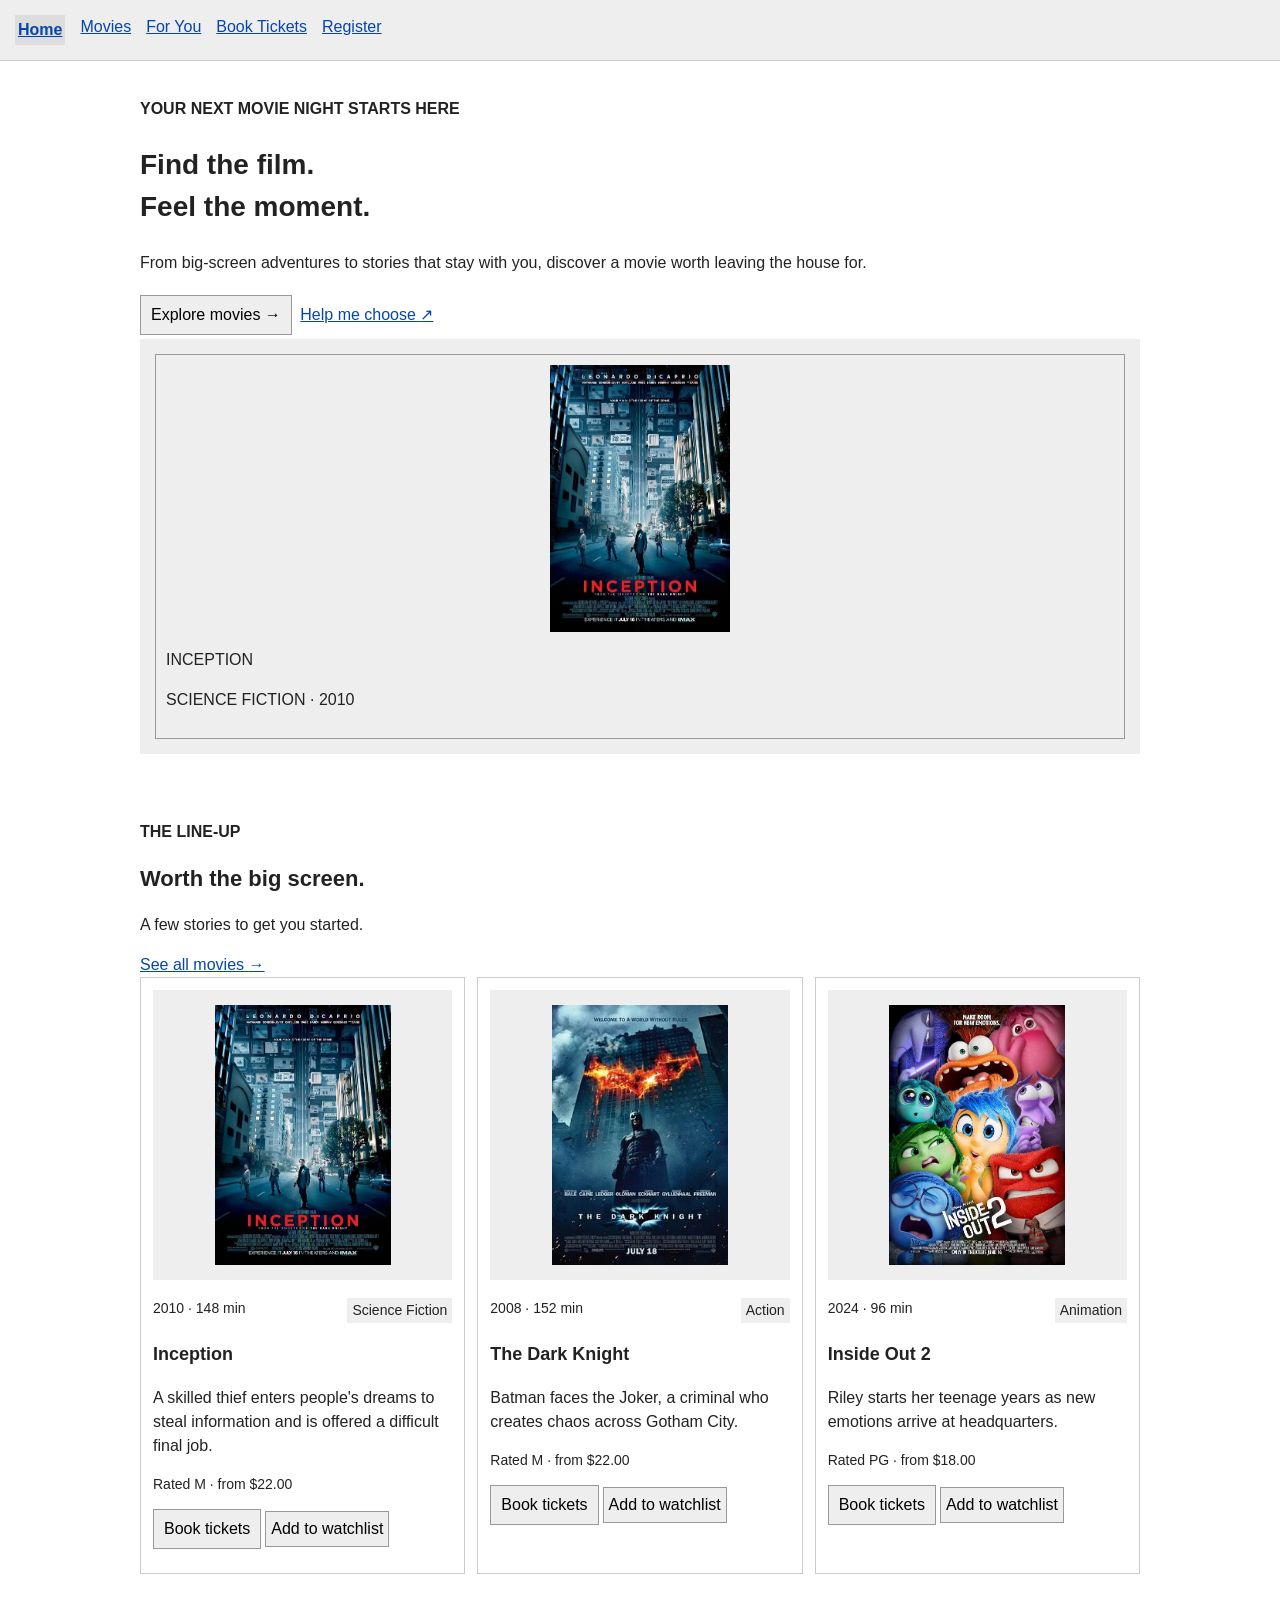
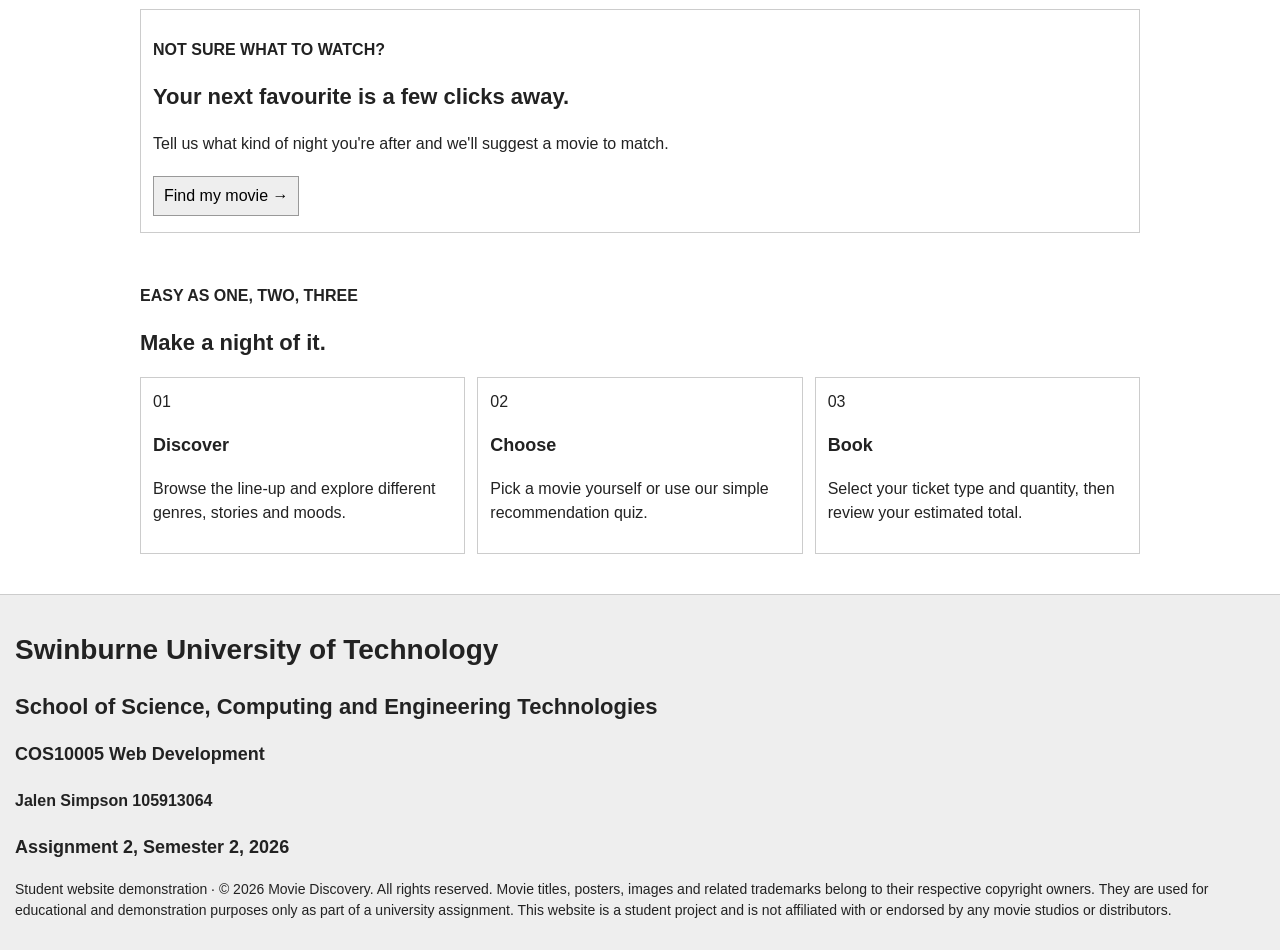
<file: index.html>
<!DOCTYPE html>
<html lang="en">
    <head>
        <meta charset="utf-8"/>
        <meta content="width=device-width, initial-scale=1.0" name="viewport"/>
        <meta content="Browse movies, get recommendations and plan a cinema visit." name="description"/>
        <title>
            Movie Website
        </title>
        <link href="css/style.css" rel="stylesheet"/>
        <script defer="" src="js/script.js">
        </script>
    </head>
    <body>
        <a class="skip-link" href="#main-content">
            Skip to main content
        </a>
        <header class="site-header">
            <button aria-controls="primary-nav" aria-expanded="false" class="menu-toggle" type="button">
                Menu
            </button>
            <nav aria-label="Main navigation" class="primary-nav" id="primary-nav">
                <a href="index.html">
                    Home
                </a>
                <a href="movies.html">
                    Movies
                </a>
                <a href="recommendations.html">
                    For You
                </a>
                <a href="booking.html">
                    Book Tickets
                </a>
                <a href="register.html">
                    Register
                </a>
            </nav>
        </header>
        <main id="main-content">
            <section class="hero">
                <div class="hero-content">
                    <p class="eyebrow">
                        <span class="eyebrow-line">
                        </span>
                        YOUR NEXT MOVIE NIGHT STARTS HERE
                    </p>
                    <h1>
                        Find the film.
                        <br/>
                        <span>
                            Feel the moment.
                        </span>
                    </h1>
                    <p class="hero-copy">
                        From big-screen adventures to stories that stay with you, discover a movie worth leaving the house for.
                    </p>
                    <div class="hero-actions">
                        <a class="button button-primary" href="movies.html">
                            Explore movies
                            <span aria-hidden="true">
                                &rarr;
                            </span>
                        </a>
                        <a class="text-link" href="recommendations.html">
                            Help me choose
                            <span aria-hidden="true">
                                &nearrow;
                            </span>
                        </a>
                    </div>
                    <div class="hero-proof">
                        <div aria-hidden="true" class="avatar-stack">
                            <span>
                                J
                            </span>
                            <span>
                                M
                            </span>
                            <span>
                                A
                            </span>
                        </div>
                        <p>
                            <strong>
                                One great night.
                            </strong>
                            <br/>
                            <span>
                                Endless stories to choose from.
                            </span>
                        </p>
                    </div>
                </div>
                <div aria-label="Featured movie artwork" class="hero-art">
                    <div class="orbit orbit-one">
                    </div>
                    <div class="orbit orbit-two">
                    </div>
                    <div class="hero-poster poster-cosmos">
                        <img alt="Movie poster for Inception" src="images/inception.jpg"/>
                        <p>
                            INCEPTION
                        </p>
                        <p>
                            SCIENCE FICTION &middot; 2010
                        </p>
                    </div>
                    <div class="floating-note note-top">
                        <span class="note-icon">
                            ✦
                        </span>
                        <span>
                            <strong>
                                Find your vibe
                            </strong>
                            <small>
                                Recommendations made simple
                            </small>
                        </span>
                    </div>
                    <div class="floating-note note-bottom">
                        <span class="rating-star">
                            &starf;
                        </span>
                        <span>
                            <strong>
                                Movie night, sorted
                            </strong>
                            <small>
                                Pick a film. We'll help with the rest.
                            </small>
                        </span>
                    </div>
                </div>
            </section>
            <section class="section section-featured">
                <div class="section-heading">
                    <div>
                        <p class="eyebrow">
                            THE LINE-UP
                        </p>
                        <h2>
                            Worth the big screen.
                        </h2>
                        <p class="muted">
                            A few stories to get you started.
                        </p>
                    </div>
                    <a class="text-link" href="movies.html">
                        See all movies
                        <span aria-hidden="true">
                            &rarr;
                        </span>
                    </a>
                </div>
                <div aria-live="polite" class="movie-grid" id="featured-movies">
                </div>
            </section>
            <section class="callout">
                <div>
                    <p class="eyebrow">
                        NOT SURE WHAT TO WATCH?
                    </p>
                    <h2>
                        Your next favourite is a few clicks away.
                    </h2>
                    <p>
                        Tell us what kind of night you're after and we'll suggest a movie to match.
                    </p>
                </div>
                <a class="button button-light" href="recommendations.html">
                    Find my movie
                    <span aria-hidden="true">
                        &rarr;
                    </span>
                </a>
            </section>
            <section class="section how-section">
                <div class="section-heading">
                    <div>
                        <p class="eyebrow">
                            EASY AS ONE, TWO, THREE
                        </p>
                        <h2>
                            Make a night of it.
                        </h2>
                    </div>
                </div>
                <div class="steps-grid">
                    <article class="step-card">
                        <span class="step-number">
                            01
                        </span>
                        <h3>
                            Discover
                        </h3>
                        <p>
                            Browse the line-up and explore different genres, stories and moods.
                        </p>
                    </article>
                    <article class="step-card">
                        <span class="step-number">
                            02
                        </span>
                        <h3>
                            Choose
                        </h3>
                        <p>
                            Pick a movie yourself or use our simple recommendation quiz.
                        </p>
                    </article>
                    <article class="step-card">
                        <span class="step-number">
                            03
                        </span>
                        <h3>
                            Book
                        </h3>
                        <p>
                            Select your ticket type and quantity, then review your estimated total.
                        </p>
                    </article>
                </div>
            </section>
        </main>
        <footer class="site-footer">
            <h1>Swinburne University of Technology</h1>
            <h2>School of Science, Computing and Engineering Technologies</h2>
            <h3>COS10005 Web Development</h3>
            <h4>Jalen Simpson 105913064</h4>
            <h3>Assignment 2, Semester 2, 2026</h3>
            <p class="footer-small">
                Student website demonstration &middot; © 2026 Movie Discovery. All rights reserved.
                Movie titles, posters, images and related trademarks belong to their respective copyright owners. They are used for educational and demonstration purposes only as part of a university assignment. This website is a student project and is not affiliated with or endorsed by any movie studios or distributors.
            </p>
        </footer>
    </body>
</html>
</file>
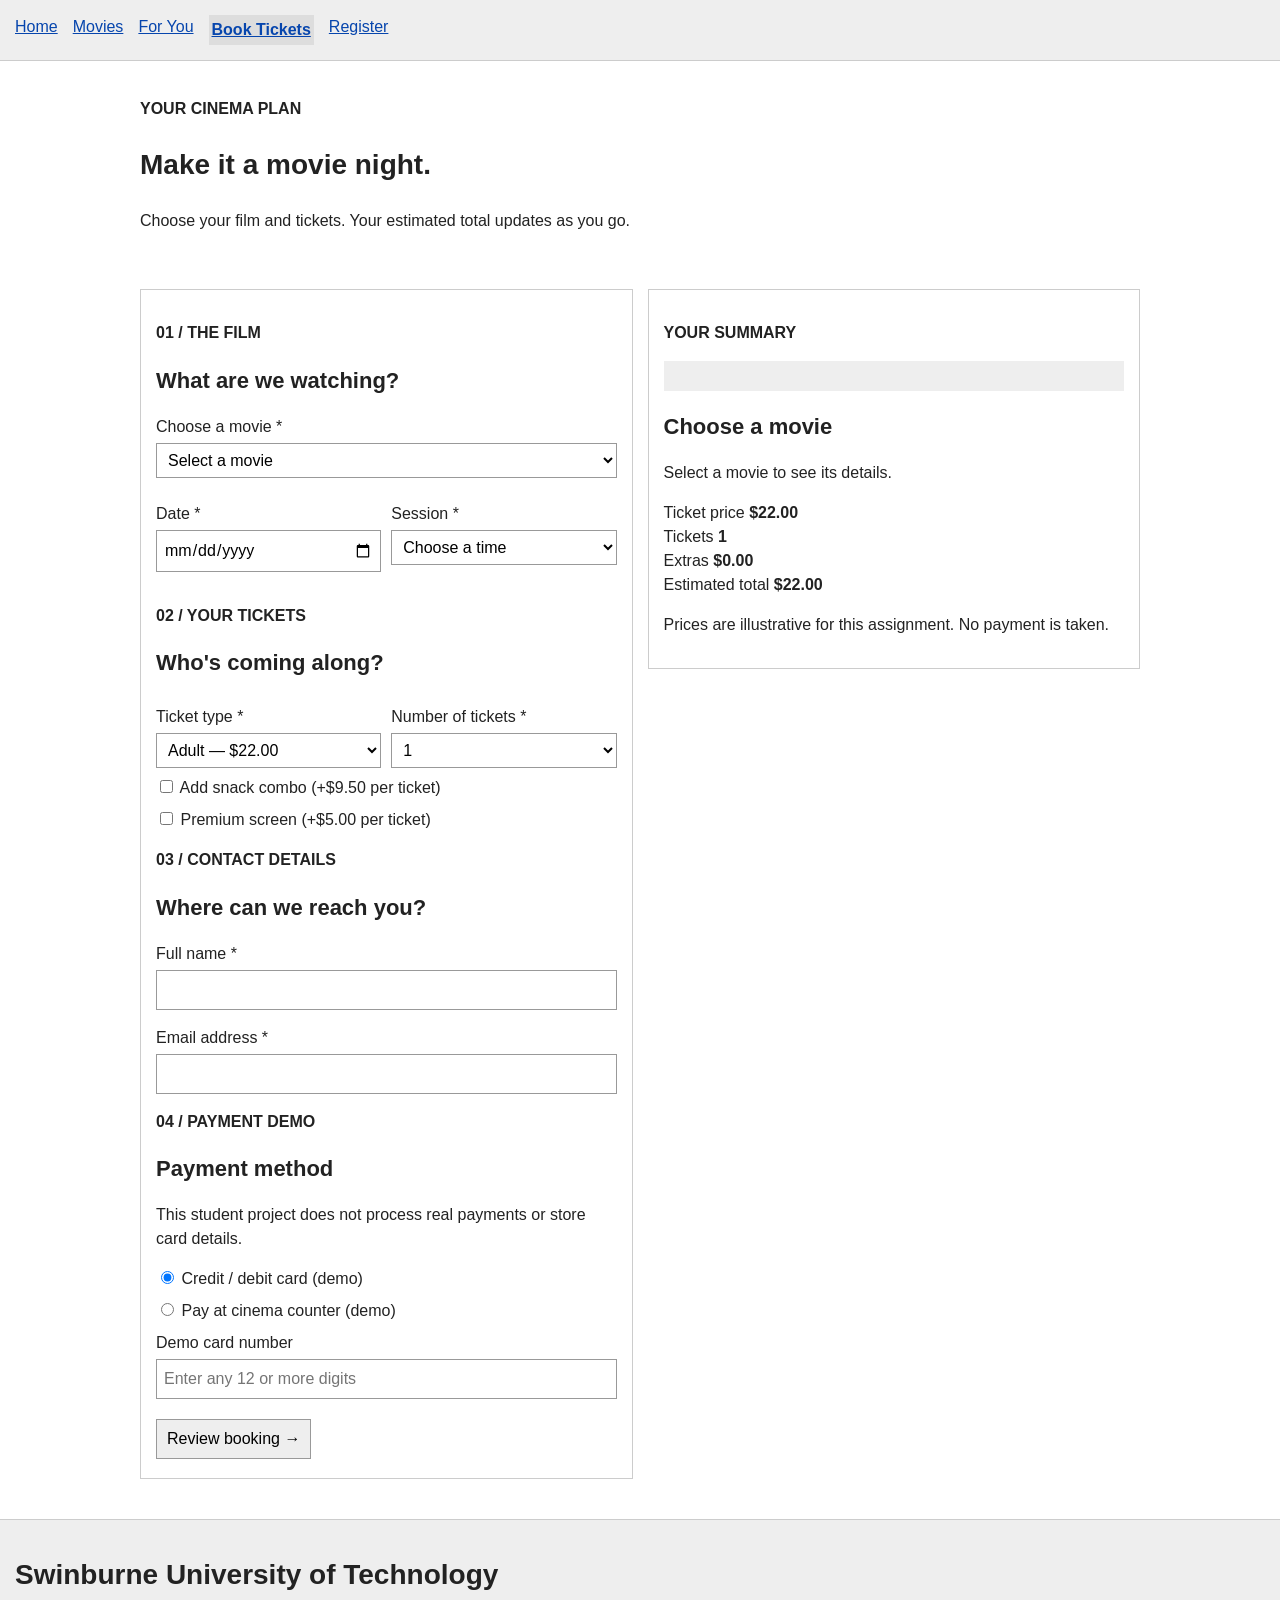
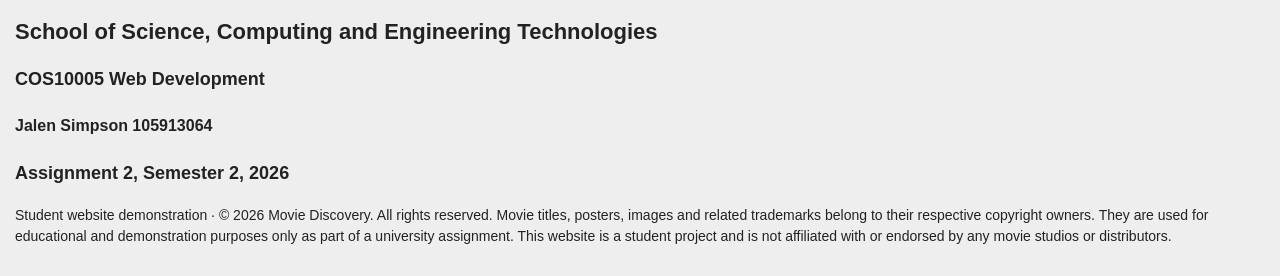
<file: booking.html>
<!DOCTYPE html>
<html lang="en">
    <head>
        <meta charset="utf-8"/>
        <meta content="width=device-width, initial-scale=1.0" name="viewport"/>
        <meta content="Choose a movie and estimate your cinema ticket cost." name="description"/>
        <title>
            Book Tickets
        </title>
        <link href="css/style.css" rel="stylesheet"/>
        <script defer="" src="js/script.js">
        </script>
    </head>
    <body>
        <a class="skip-link" href="#main-content">
            Skip to main content
        </a>
        <header class="site-header">
            <button aria-controls="primary-nav" aria-expanded="false" class="menu-toggle" type="button">
                Menu
            </button>
            <nav aria-label="Main navigation" class="primary-nav" id="primary-nav">
                <a href="index.html">
                    Home
                </a>
                <a href="movies.html">
                    Movies
                </a>
                <a href="recommendations.html">
                    For You
                </a>
                <a href="booking.html">
                    Book Tickets
                </a>
                <a href="register.html">
                    Register
                </a>
            </nav>
        </header>
        <main id="main-content">
            <section class="page-hero compact-hero">
                <p class="eyebrow">
                    YOUR CINEMA PLAN
                </p>
                <h1>
                    Make it a
                    <span>
                        movie night.
                    </span>
                </h1>
                <p>
                    Choose your film and tickets. Your estimated total updates as you go.
                </p>
            </section>
            <section class="section booking-layout">
                <form class="form-card" id="booking-form" novalidate="">
                    <div class="form-section">
                        <p class="eyebrow">
                            01 / THE FILM
                        </p>
                        <h2>
                            What are we watching?
                        </h2>
                        <label for="booking-movie">
                            Choose a movie
                            <span class="required">
                                *
                            </span>
                        </label>
                        <select class="control" id="booking-movie" name="movie" required="">
                            <option value="">
                                Select a movie
                            </option>
                        </select>
                        <p class="field-error" id="movie-error">
                        </p>
                        <div class="two-column">
                            <div>
                                <label for="show-date">
                                    Date
                                    <span class="required">
                                        *
                                    </span>
                                </label>
                                <input class="control" id="show-date" name="showDate" required="" type="date"/>
                                <p class="field-error" id="date-error">
                                </p>
                            </div>
                            <div>
                                <label for="show-time">
                                    Session
                                    <span class="required">
                                        *
                                    </span>
                                </label>
                                <select class="control" id="show-time" name="showTime" required="">
                                    <option value="">
                                        Choose a time
                                    </option>
                                    <option>
                                        10:00 AM
                                    </option>
                                    <option>
                                        1:00 PM
                                    </option>
                                    <option>
                                        4:00 PM
                                    </option>
                                    <option>
                                        7:00 PM
                                    </option>
                                    <option>
                                        9:30 PM
                                    </option>
                                </select>
                                <p class="field-error" id="time-error">
                                </p>
                            </div>
                        </div>
                    </div>
                    <div class="form-section">
                        <p class="eyebrow">
                            02 / YOUR TICKETS
                        </p>
                        <h2>
                            Who's coming along?
                        </h2>
                        <div class="two-column">
                            <div>
                                <label for="ticket-type">
                                    Ticket type
                                    <span class="required">
                                        *
                                    </span>
                                </label>
                                <select class="control" id="ticket-type" name="ticketType">
                                    <option value="adult">
                                        Adult &mdash; $22.00
                                    </option>
                                    <option value="student">
                                        Student &mdash; $18.00
                                    </option>
                                    <option value="child">
                                        Child &mdash; $14.00
                                    </option>
                                    <option value="senior">
                                        Senior &mdash; $16.00
                                    </option>
                                </select>
                            </div>
                            <div>
                                <label for="ticket-quantity">
                                    Number of tickets
                                    <span class="required">
                                        *
                                    </span>
                                </label>
                                <select class="control" id="ticket-quantity" name="quantity">
                                    <option>
                                        1
                                    </option>
                                    <option>
                                        2
                                    </option>
                                    <option>
                                        3
                                    </option>
                                    <option>
                                        4
                                    </option>
                                    <option>
                                        5
                                    </option>
                                    <option>
                                        6
                                    </option>
                                    <option>
                                        7
                                    </option>
                                    <option>
                                        8
                                    </option>
                                </select>
                            </div>
                        </div>
                        <label class="check-row">
                            <input id="snack-combo" name="snackCombo" type="checkbox"/>
                            <span>
                                Add snack combo (+$9.50 per ticket)
                            </span>
                        </label>
                        <label class="check-row">
                            <input id="premium-screen" name="premiumScreen" type="checkbox"/>
                            <span>
                                Premium screen (+$5.00 per ticket)
                            </span>
                        </label>
                    </div>
                    <div class="form-section">
                        <p class="eyebrow">
                            03 / CONTACT DETAILS
                        </p>
                        <h2>
                            Where can we reach you?
                        </h2>
                        <label for="booking-name">
                            Full name
                            <span class="required">
                                *
                            </span>
                        </label>
                        <input autocomplete="name" class="control" id="booking-name" name="fullName" required=""/>
                        <p class="field-error" id="name-error">
                        </p>
                        <label for="booking-email">
                            Email address
                            <span class="required">
                                *
                            </span>
                        </label>
                        <input autocomplete="email" class="control" id="booking-email" name="email" required="" type="email"/>
                        <p class="field-error" id="email-error">
                        </p>
                    </div>
                    <div class="form-section">
                        <p class="eyebrow">
                            04 / PAYMENT DEMO
                        </p>
                        <h2>
                            Payment method
                        </h2>
                        <p class="muted small-copy">
                            This student project does not process real payments or store card details.
                        </p>
                        <div class="radio-stack">
                            <label class="check-row">
                                <input checked="" name="payment" type="radio" value="card"/>
                                <span>
                                    Credit / debit card (demo)
                                </span>
                            </label>
                            <label class="check-row">
                                <input name="payment" type="radio" value="counter"/>
                                <span>
                                    Pay at cinema counter (demo)
                                </span>
                            </label>
                        </div>
                        <div class="form-section" id="card-details">
                            <label for="card-number">
                                Demo card number
                            </label>
                            <input autocomplete="off" class="control" id="card-number" inputmode="numeric" name="cardNumber" placeholder="Enter any 12 or more digits" type="text"/>
                            <p class="field-error" id="card-number-error">
                            </p>
                        </div>
                    </div>
                    <button class="button button-primary button-full" type="submit">
                        Review booking
                        <span aria-hidden="true">
                            &rarr;
                        </span>
                    </button>
                    <div aria-live="polite" class="form-message" id="booking-message" role="status">
                    </div>
                </form>
                <aside class="summary-card">
                    <p class="eyebrow">
                        YOUR SUMMARY
                    </p>
                    <div class="summary-art" id="summary-art">
                    </div>
                    <h2 id="summary-title">
                        Your movie awaits
                    </h2>
                    <p class="muted" id="summary-genre">
                        Select a film to see its details.
                    </p>
                    <div class="summary-line">
                        <span>
                            Ticket price
                        </span>
                        <strong id="summary-price">
                            $0.00
                        </strong>
                    </div>
                    <div class="summary-line">
                        <span>
                            Tickets
                        </span>
                        <strong id="summary-quantity">
                            1
                        </strong>
                    </div>
                    <div class="summary-line">
                        <span>
                            Extras
                        </span>
                        <strong id="summary-extras">
                            $0.00
                        </strong>
                    </div>
                    <div class="summary-line total-line">
                        <span>
                            Estimated total
                        </span>
                        <strong id="summary-total">
                            $0.00
                        </strong>
                    </div>
                    <p class="summary-note">
                        Prices are illustrative for this assignment. No payment is taken.
                    </p>
                </aside>
            </section>
        </main>
        <footer class="site-footer">
            <h1>Swinburne University of Technology</h1>
            <h2>School of Science, Computing and Engineering Technologies</h2>
            <h3>COS10005 Web Development</h3>
            <h4>Jalen Simpson 105913064</h4>
            <h3>Assignment 2, Semester 2, 2026</h3>
            <p class="footer-small">
                Student website demonstration &middot; © 2026 Movie Discovery. All rights reserved.
                Movie titles, posters, images and related trademarks belong to their respective copyright owners. They are used for educational and demonstration purposes only as part of a university assignment. This website is a student project and is not affiliated with or endorsed by any movie studios or distributors.
            </p>
        </footer>
    </body>
</html>
</file>
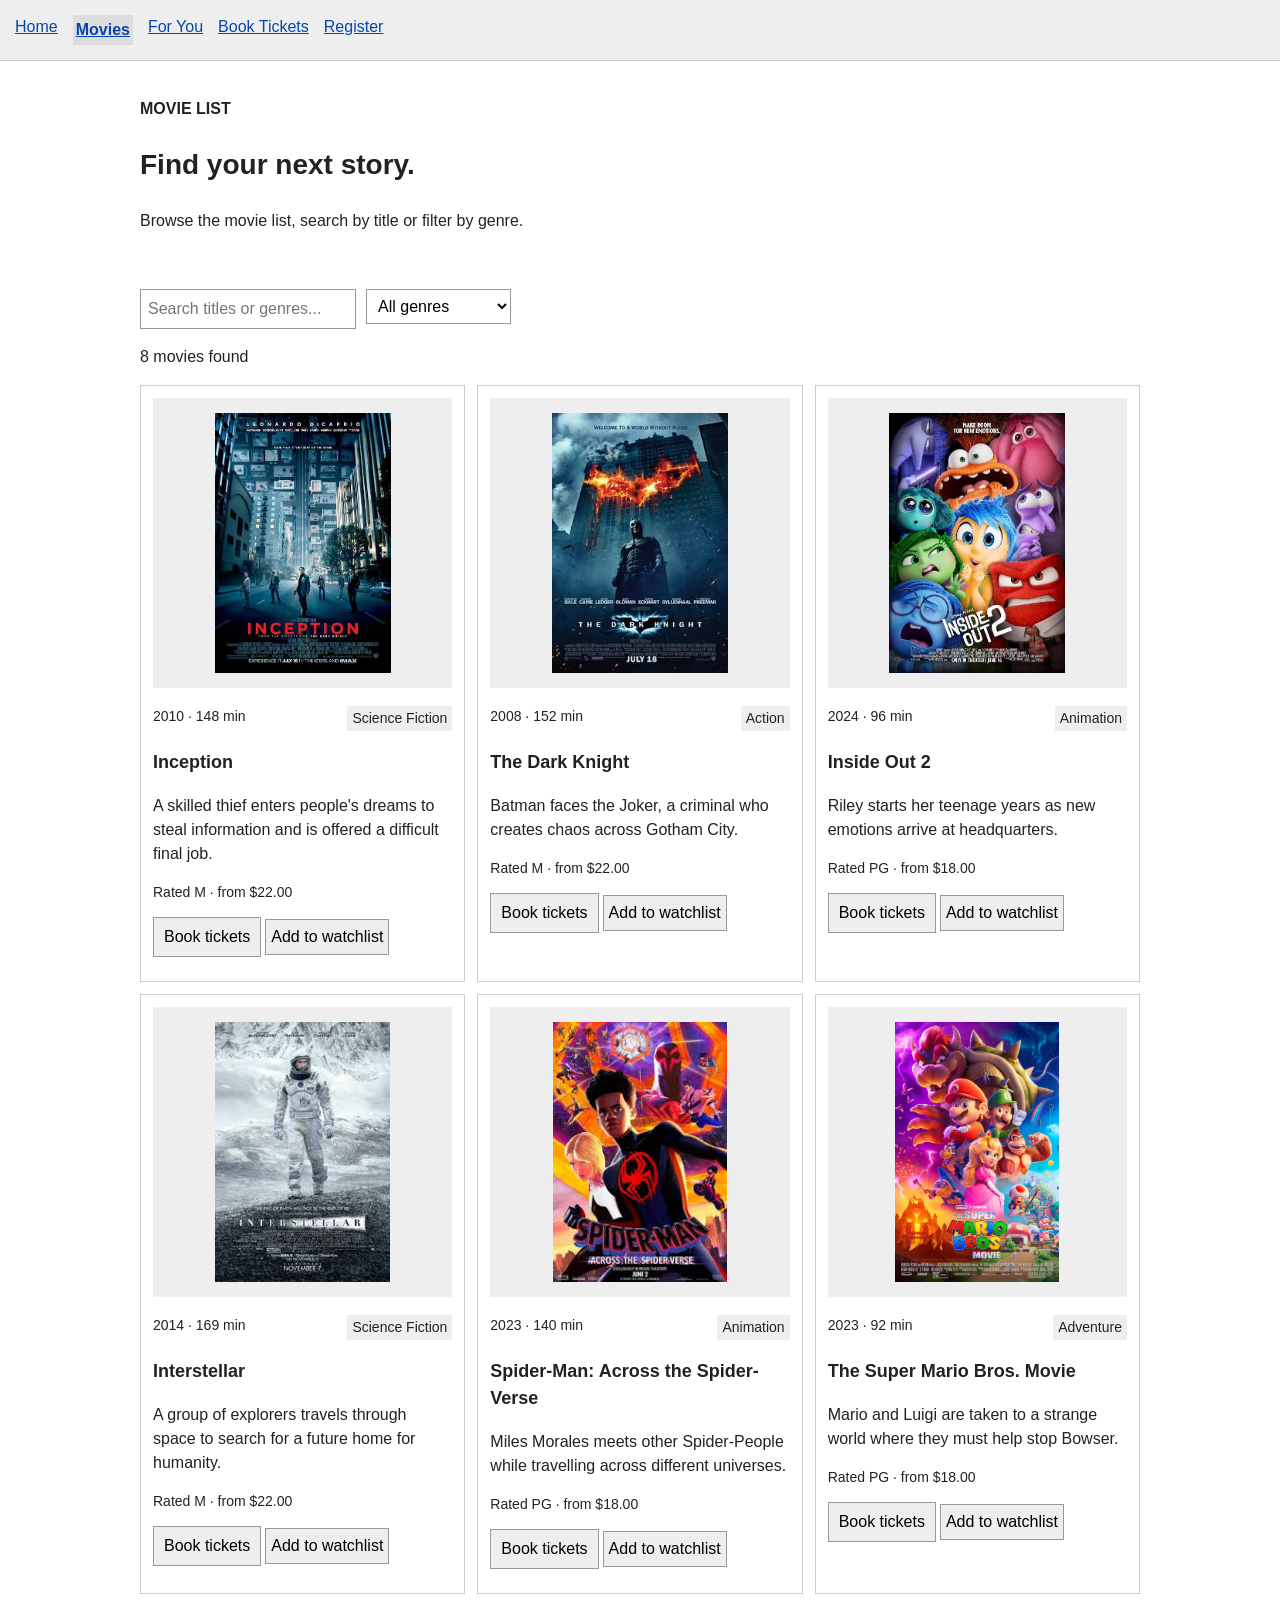
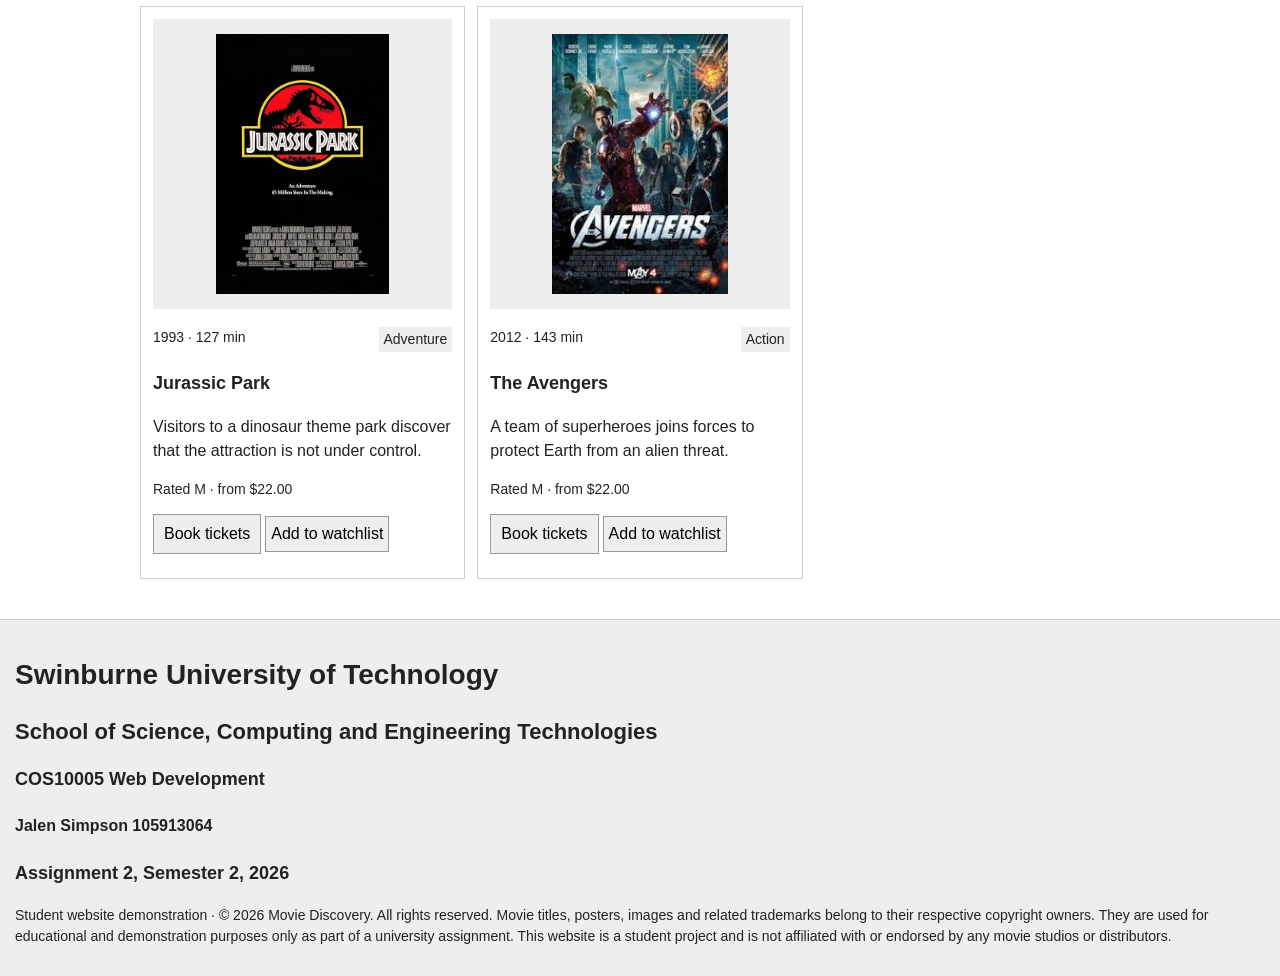
<file: movies.html>
<!DOCTYPE html>
<html lang="en">
    <head>
        <meta charset="utf-8"/>
        <meta content="width=device-width, initial-scale=1.0" name="viewport"/>
        <meta content="Browse the movie list." name="description"/>
        <title>
            Movies
        </title>
        <link href="css/style.css" rel="stylesheet"/>
        <script defer="" src="js/script.js">
        </script>
    </head>
    <body>
        <a class="skip-link" href="#main-content">
            Skip to main content
        </a>
        <header class="site-header">
            <button aria-controls="primary-nav" aria-expanded="false" class="menu-toggle" type="button">
                Menu
            </button>
            <nav aria-label="Main navigation" class="primary-nav" id="primary-nav">
                <a href="index.html">
                    Home
                </a>
                <a href="movies.html">
                    Movies
                </a>
                <a href="recommendations.html">
                    For You
                </a>
                <a href="booking.html">
                    Book Tickets
                </a>
                <a href="register.html">
                    Register
                </a>
            </nav>
        </header>
        <main id="main-content">
            <section class="page-hero">
                <p class="eyebrow">
                    MOVIE LIST
                </p>
                <h1>
                    Find your
                    <span>
                        next story.
                    </span>
                </h1>
                <p>
                    Browse the movie list, search by title or filter by genre.
                </p>
            </section>
            <section class="section catalog-section">
                <div class="catalog-toolbar">
                    <div>
                        <label class="sr-only" for="movie-search">
                            Search movies
                        </label>
                        <input class="control search-control" id="movie-search" placeholder="Search titles or genres..." type="search"/>
                    </div>
                    <div>
                        <label class="sr-only" for="genre-filter">
                            Filter by genre
                        </label>
                        <select class="control" id="genre-filter">
                            <option value="all">
                                All genres
                            </option>
                            <option>
                                Action
                            </option>
                            <option>
                                Adventure
                            </option>
                            <option>
                                Comedy
                            </option>
                            <option>
                                Drama
                            </option>
                            <option>
                                Science Fiction
                            </option>
                            <option>
                                Animation
                            </option>
                            <option>
                                Thriller
                            </option>
                        </select>
                    </div>
                </div>
                <p aria-live="polite" class="muted result-count" id="movie-count">
                </p>
                <div class="movie-grid" id="all-movies">
                </div>
                <p class="empty-state" hidden="" id="no-movies">
                    No movies match your search. Try another title or genre.
                </p>
            </section>
        </main>
        <footer class="site-footer">
            <h1>Swinburne University of Technology</h1>
            <h2>School of Science, Computing and Engineering Technologies</h2>
            <h3>COS10005 Web Development</h3>
            <h4>Jalen Simpson 105913064</h4>
            <h3>Assignment 2, Semester 2, 2026</h3>
            <p class="footer-small">
                Student website demonstration &middot; © 2026 Movie Discovery. All rights reserved.
                Movie titles, posters, images and related trademarks belong to their respective copyright owners. They are used for educational and demonstration purposes only as part of a university assignment. This website is a student project and is not affiliated with or endorsed by any movie studios or distributors.
            </p>
        </footer>
    </body>
</html>
</file>
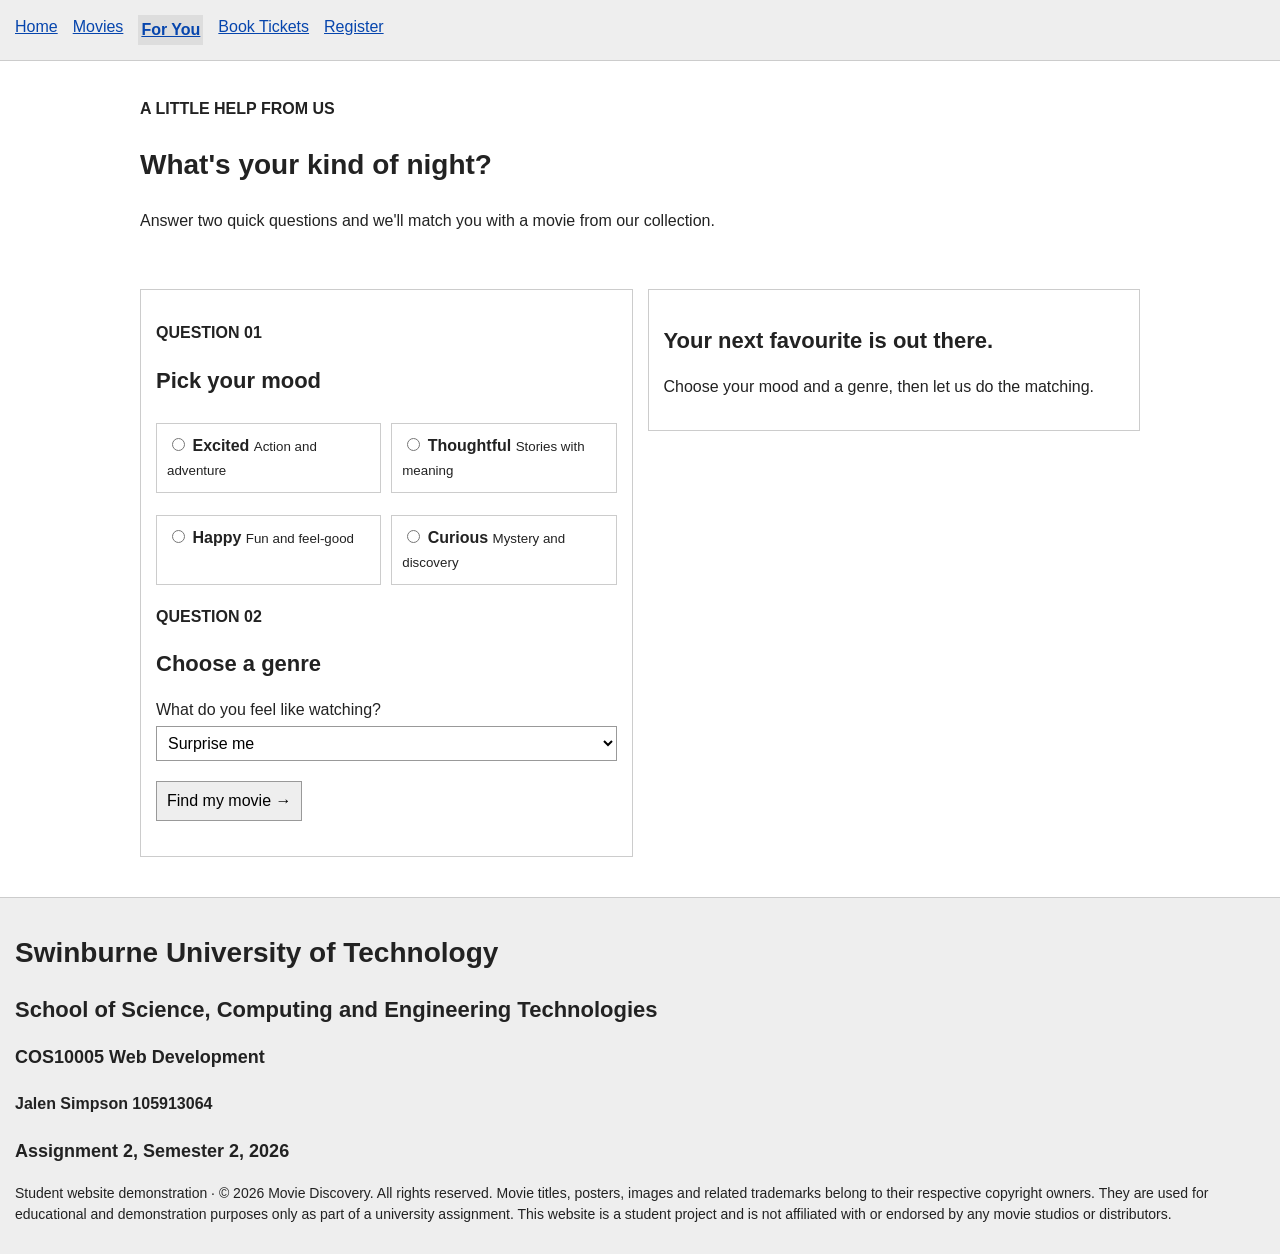
<file: recommendations.html>
<!DOCTYPE html>
<html lang="en">
    <head>
        <meta charset="utf-8"/>
        <meta content="width=device-width, initial-scale=1.0" name="viewport"/>
        <meta content="Get a movie recommendation based on your mood." name="description"/>
        <title>
            Movie Recommendations
        </title>
        <link href="css/style.css" rel="stylesheet"/>
        <script defer="" src="js/script.js">
        </script>
    </head>
    <body>
        <a class="skip-link" href="#main-content">
            Skip to main content
        </a>
        <header class="site-header">
            <button aria-controls="primary-nav" aria-expanded="false" class="menu-toggle" type="button">
                Menu
            </button>
            <nav aria-label="Main navigation" class="primary-nav" id="primary-nav">
                <a href="index.html">
                    Home
                </a>
                <a href="movies.html">
                    Movies
                </a>
                <a href="recommendations.html">
                    For You
                </a>
                <a href="booking.html">
                    Book Tickets
                </a>
                <a href="register.html">
                    Register
                </a>
            </nav>
        </header>
        <main id="main-content">
            <section class="page-hero">
                <p class="eyebrow">
                    A LITTLE HELP FROM US
                </p>
                <h1>
                    What's your
                    <span>
                        kind of night?
                    </span>
                </h1>
                <p>
                    Answer two quick questions and we'll match you with a movie from our collection.
                </p>
            </section>
            <section class="section recommendation-layout">
                <form class="form-card" id="recommendation-form">
                    <div class="form-section">
                        <p class="eyebrow">
                            QUESTION 01
                        </p>
                        <h2>
                            Pick your mood
                        </h2>
                        <div class="choice-grid">
                            <label class="choice-card">
                                <input name="mood" required="" type="radio" value="excited"/>
                                <strong>
                                    Excited
                                </strong>
                                <small>
                                    Action and adventure
                                </small>
                            </label>
                            <label class="choice-card">
                                <input name="mood" type="radio" value="thoughtful"/>
                                <strong>
                                    Thoughtful
                                </strong>
                                <small>
                                    Stories with meaning
                                </small>
                            </label>
                            <label class="choice-card">
                                <input name="mood" type="radio" value="happy"/>
                                <strong>
                                    Happy
                                </strong>
                                <small>
                                    Fun and feel-good
                                </small>
                            </label>
                            <label class="choice-card">
                                <input name="mood" type="radio" value="curious"/>
                                <strong>
                                    Curious
                                </strong>
                                <small>
                                    Mystery and discovery
                                </small>
                            </label>
                        </div>
                    </div>
                    <div class="form-section">
                        <p class="eyebrow">
                            QUESTION 02
                        </p>
                        <h2>
                            Choose a genre
                        </h2>
                        <label for="preferred-genre">
                            What do you feel like watching?
                        </label>
                        <select class="control" id="preferred-genre" name="genre">
                            <option value="any">
                                Surprise me
                            </option>
                            <option value="Action">
                                Action
                            </option>
                            <option value="Adventure">
                                Adventure
                            </option>
                            <option value="Comedy">
                                Comedy
                            </option>
                            <option value="Drama">
                                Drama
                            </option>
                            <option value="Science Fiction">
                                Science Fiction
                            </option>
                            <option value="Animation">
                                Animation
                            </option>
                            <option value="Thriller">
                                Thriller
                            </option>
                        </select>
                    </div>
                    <button class="button button-primary button-full" type="submit">
                        Find my movie
                        <span aria-hidden="true">
                            &rarr;
                        </span>
                    </button>
                    <p class="field-error" id="recommendation-error" role="alert">
                    </p>
                </form>
                <div aria-live="polite" class="recommendation-result" id="recommendation-result">
                    <div class="result-placeholder">
                        <h2>
                            Your next favourite is out there.
                        </h2>
                        <p>
                            Choose your mood and a genre, then let us do the matching.
                        </p>
                    </div>
                </div>
            </section>
        </main>
       <footer class="site-footer">
            <h1>Swinburne University of Technology</h1>
            <h2>School of Science, Computing and Engineering Technologies</h2>
            <h3>COS10005 Web Development</h3>
            <h4>Jalen Simpson 105913064</h4>
            <h3>Assignment 2, Semester 2, 2026</h3>
            <p class="footer-small">
                Student website demonstration &middot; © 2026 Movie Discovery. All rights reserved.
                Movie titles, posters, images and related trademarks belong to their respective copyright owners. They are used for educational and demonstration purposes only as part of a university assignment. This website is a student project and is not affiliated with or endorsed by any movie studios or distributors.
            </p>
        </footer>
    </body>
</html>
</file>
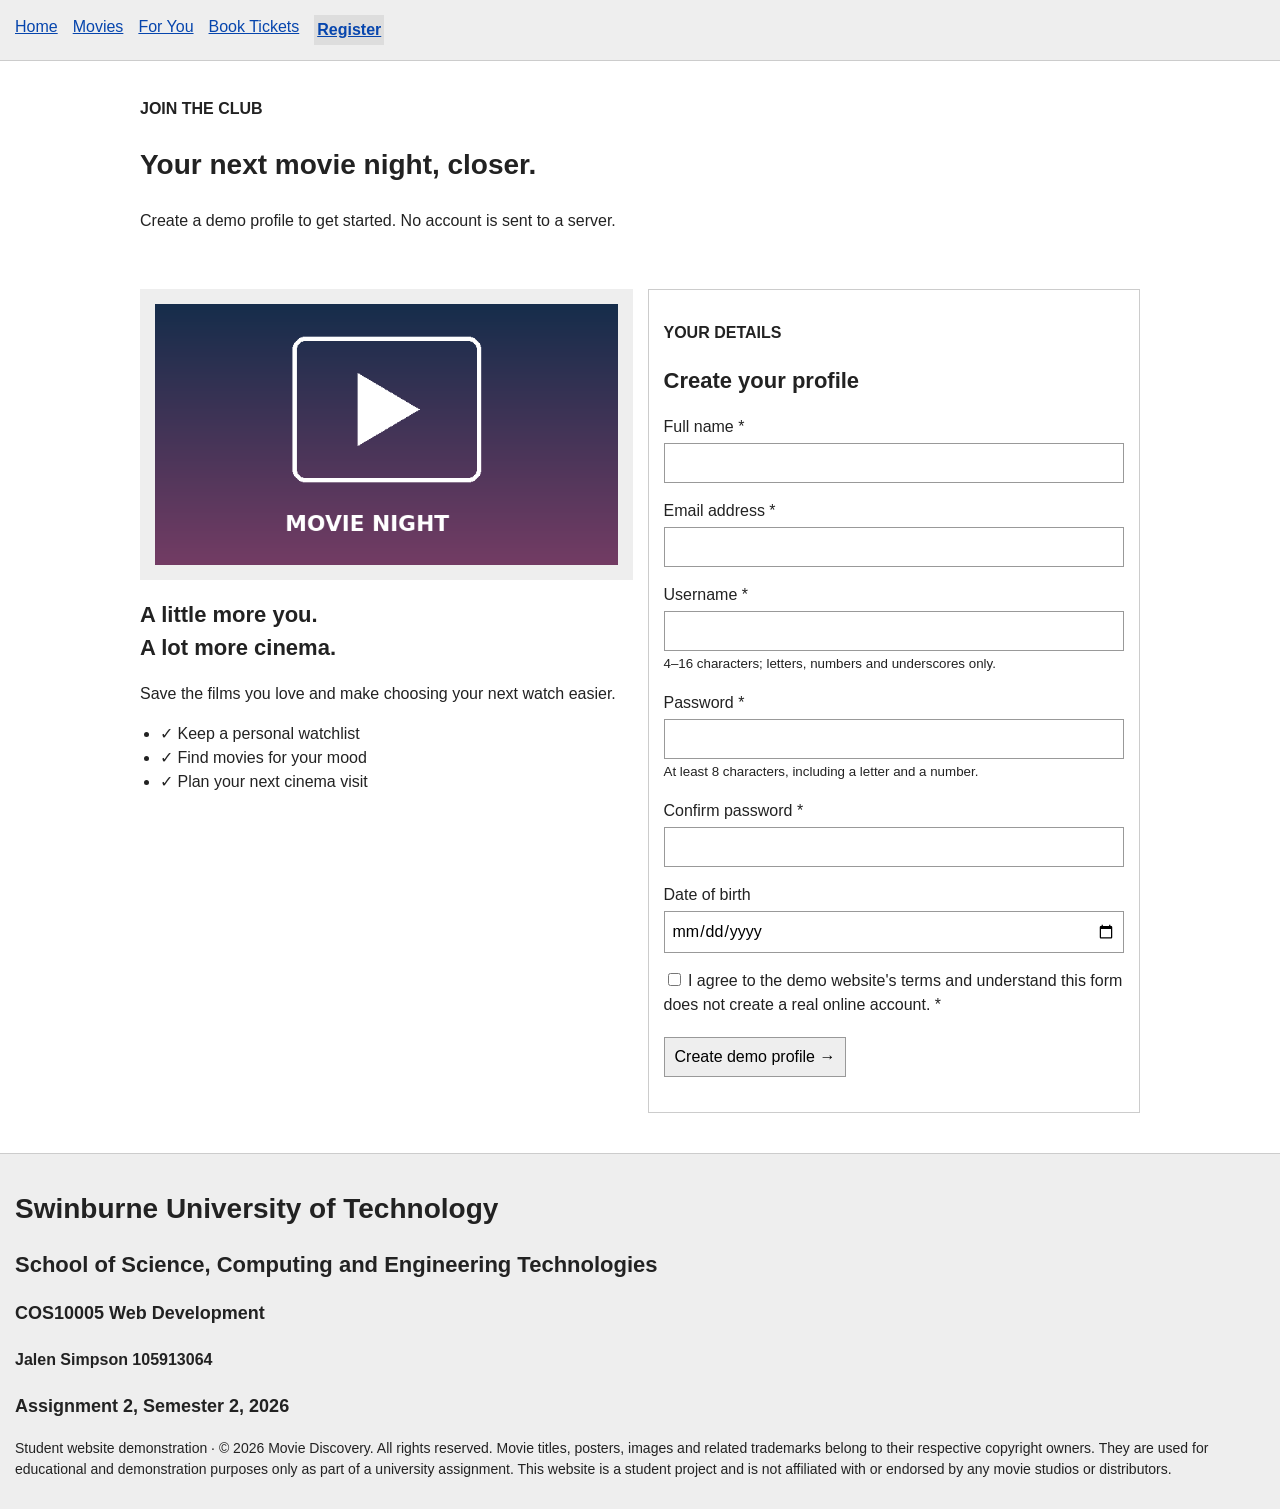
<file: register.html>
<!DOCTYPE html>
<html lang="en">
    <head>
        <meta charset="utf-8"/>
        <meta content="width=device-width, initial-scale=1.0" name="viewport"/>
        <meta content="Create a ReelTime profile." name="description"/>
        <title>
            Register
        </title>
        <link href="css/style.css" rel="stylesheet"/>
        <script defer="" src="js/script.js">
        </script>
    </head>
    <body>
        <a class="skip-link" href="#main-content">
            Skip to main content
        </a>
        <header class="site-header">
            <button aria-controls="primary-nav" aria-expanded="false" class="menu-toggle" type="button">
                Menu
            </button>
            <nav aria-label="Main navigation" class="primary-nav" id="primary-nav">
                <a href="index.html">
                    Home
                </a>
                <a href="movies.html">
                    Movies
                </a>
                <a href="recommendations.html">
                    For You
                </a>
                <a href="booking.html">
                    Book Tickets
                </a>
                <a href="register.html">
                    Register
                </a>
            </nav>
        </header>
        <main id="main-content">
            <section class="page-hero compact-hero">
                <p class="eyebrow">
                    JOIN THE CLUB
                </p>
                <h1>
                    Your next movie night,
                    <span>
                        closer.
                    </span>
                </h1>
                <p>
                    Create a demo profile to get started. No account is sent to a server.
                </p>
            </section>
            <section class="section register-layout">
                <div class="register-intro">
                    <div class="register-art">
                        <img alt="Movie night illustration" src="images/movie-night.png"/>
                    </div>
                    <h2>
                        A little more you.
                        <br/>
                        A lot more cinema.
                    </h2>
                    <p class="muted">
                        Save the films you love and make choosing your next watch easier.
                    </p>
                    <ul class="benefit-list">
                        <li>
                            <span>
                                &checkmark;
                            </span>
                            Keep a personal watchlist
                        </li>
                        <li>
                            <span>
                                &checkmark;
                            </span>
                            Find movies for your mood
                        </li>
                        <li>
                            <span>
                                &checkmark;
                            </span>
                            Plan your next cinema visit
                        </li>
                    </ul>
                </div>
                <form class="form-card" id="registration-form" novalidate="">
                    <div class="form-section">
                        <p class="eyebrow">
                            YOUR DETAILS
                        </p>
                        <h2>
                            Create your profile
                        </h2>
                        <label for="reg-name">
                            Full name
                            <span class="required">
                                *
                            </span>
                        </label>
                        <input autocomplete="name" class="control" id="reg-name" minlength="2" name="fullName" required=""/>
                        <p class="field-error" id="reg-name-error">
                        </p>
                        <label for="reg-email">
                            Email address
                            <span class="required">
                                *
                            </span>
                        </label>
                        <input autocomplete="email" class="control" id="reg-email" name="email" required="" type="email"/>
                        <p class="field-error" id="reg-email-error">
                        </p>
                        <label for="reg-username">
                            Username
                            <span class="required">
                                *
                            </span>
                        </label>
                        <input class="control" id="reg-username" maxlength="16" minlength="4" name="username" pattern="[A-Za-z0-9_]+" required=""/>
                        <small class="hint">
                            4&ndash;16 characters; letters, numbers and underscores only.
                        </small>
                        <p class="field-error" id="reg-username-error">
                        </p>
                        <label for="reg-password">
                            Password
                            <span class="required">
                                *
                            </span>
                        </label>
                        <input autocomplete="new-password" class="control" id="reg-password" minlength="8" name="password" required="" type="password"/>
                        <small class="hint">
                            At least 8 characters, including a letter and a number.
                        </small>
                        <p class="field-error" id="reg-password-error">
                        </p>
                        <label for="reg-confirm">
                            Confirm password
                            <span class="required">
                                *
                            </span>
                        </label>
                        <input autocomplete="new-password" class="control" id="reg-confirm" name="confirmPassword" required="" type="password"/>
                        <p class="field-error" id="reg-confirm-error">
                        </p>
                        <label for="reg-birthdate">
                            Date of birth
                        </label>
                        <input class="control" id="reg-birthdate" name="birthdate" type="date"/>
                        <p class="field-error" id="reg-birthdate-error">
                        </p>
                        <label class="check-row consent-row">
                            <input id="reg-consent" name="consent" required="" type="checkbox"/>
                            <span>
                                I agree to the demo website's terms and understand this form does not create a real online account.
                                <span class="required">
                                    *
                                </span>
                            </span>
                        </label>
                        <p class="field-error" id="reg-consent-error">
                        </p>
                        <button class="button button-primary button-full" type="submit">
                            Create demo profile
                            <span aria-hidden="true">
                                &rarr;
                            </span>
                        </button>
                        <div aria-live="polite" class="form-message" id="registration-message" role="status">
                        </div>
                    </div>
                </form>
            </section>
        </main>
        <footer class="site-footer">
            <h1>Swinburne University of Technology</h1>
            <h2>School of Science, Computing and Engineering Technologies</h2>
            <h3>COS10005 Web Development</h3>
            <h4>Jalen Simpson 105913064</h4>
            <h3>Assignment 2, Semester 2, 2026</h3>
            <p class="footer-small">
                Student website demonstration &middot; © 2026 Movie Discovery. All rights reserved.
                Movie titles, posters, images and related trademarks belong to their respective copyright owners. They are used for educational and demonstration purposes only as part of a university assignment. This website is a student project and is not affiliated with or endorsed by any movie studios or distributors.
            </p>
        </footer>
    </body>
</html>
</file>
<file: css/style.css>
/* Simple styling for the movie website assignment */
* {
    box-sizing: border-box;
}

body {
    margin: 0;
    padding: 0;
    font-family: Arial, sans-serif;
    font-size: 16px;
    color: #222;
    background: white;
    line-height: 1.5;
}

.site-header {
    padding: 15px;
    background: #eeeeee;
    border-bottom: 1px solid #cccccc;
}

.primary-nav {
    display: flex;
    flex-wrap: wrap;
    gap: 15px;
}

.primary-nav a {
    color: #0645ad;
}

.menu-toggle {
    display: none;
}

main {
    min-height: 60vh;
}

.hero, .section, .page-hero, .catalog-section, .booking-layout,
.recommendation-layout, .register-layout {
    width: 90%;
    max-width: 1000px;
    margin: 0 auto;
    padding: 20px 0;
}

.hero {
    display: block;
}

h1 {
    font-size: 28px;
}

h2 {
    font-size: 22px;
}

h3 {
    font-size: 18px;
}

.eyebrow {
    font-weight: bold;
}

.hero-art, .register-art, .summary-art, .movie-art {
    background: #eeeeee;
    padding: 15px;
    margin-bottom: 10px;
}

.hero-poster {
    padding: 10px;
    border: 1px solid #999;
}

.poster-symbol, .poster-kicker, .poster-meta, .orbit,
.floating-note, .hero-proof, .eyebrow-line, .callout-symbol {
    display: none;
}

.hero-actions, .card-actions {
    margin-top: 10px;
}

.button {
    display: inline-block;
    padding: 7px 10px;
    margin: 4px 4px 4px 0;
    color: #000;
    background: #eeeeee;
    border: 1px solid #999;
    text-decoration: none;
    cursor: pointer;
}

.text-link {
    color: #0645ad;
}

.movie-grid {
    display: grid;
    grid-template-columns: repeat(3, minmax(0, 1fr));
    gap: 12px;
}

.movie-card, .form-card, .summary-card, .recommendation-result,
.step-card, .callout, .choice-card {
    border: 1px solid #cccccc;
    padding: 12px;
    background: white;
}

.movie-card {
    overflow: hidden;
}

.movie-art {
    min-height: 90px;
    text-align: center;
}

.movie-art .art-symbol {
    font-size: 30px;
}

.movie-info {
    padding: 8px 0;
}

.movie-meta {
    display: flex;
    justify-content: space-between;
    gap: 8px;
    font-size: 14px;
}

.genre-pill {
    background: #eeeeee;
    padding: 2px 5px;
}

.icon-button {
    padding: 5px;
    border: 1px solid #999;
    background: #eeeeee;
    cursor: pointer;
}

.callout {
    width: 90%;
    max-width: 1000px;
    margin: 15px auto;
}

.steps-grid {
    display: grid;
    grid-template-columns: repeat(3, 1fr);
    gap: 12px;
}

.page-hero {
    max-width: 1000px;
}

.catalog-toolbar {
    display: flex;
    flex-wrap: wrap;
    gap: 10px;
    margin-bottom: 15px;
}

input, select, textarea, button {
    font: inherit;
}

input, select, textarea {
    max-width: 100%;
    padding: 7px;
    border: 1px solid #999;
    background: white;
}

label {
    display: block;
    margin: 8px 0 4px;
}

.form-card input:not([type="radio"]):not([type="checkbox"]),
.form-card select, .form-card textarea {
    width: 100%;
}

.form-card, .summary-card, .recommendation-result {
    padding: 15px;
}

.form-group, .field-group, .form-section {
    margin-bottom: 16px;
}

.booking-layout, .recommendation-layout, .register-layout {
    display: grid;
    grid-template-columns: 1fr 1fr;
    gap: 15px;
    align-items: start;
}

.two-column {
    display: grid;
    grid-template-columns: 1fr 1fr;
    gap: 10px;
}

.choice-grid {
    display: grid;
    grid-template-columns: 1fr 1fr;
    gap: 10px;
}

.choice-card {
    padding: 10px;
}

.benefit-list {
    padding-left: 20px;
}

.site-footer {
    padding: 15px;
    background: #eeeeee;
    border-top: 1px solid #cccccc;
    margin-top: 20px;
}

.footer-small {
    font-size: 14px;
}

.skip-link {
    position: absolute;
    left: -10000px;
    top: 10px;
}

.skip-link:focus {
    left: 10px;
    background: white;
}

.sr-only {
    position: absolute;
    width: 1px;
    height: 1px;
    overflow: hidden;
    clip: rect(0, 0, 0, 0);
}

.field-error, .form-message {
    color: #a00000;
}

@media (max-width: 750px) {
    .movie-grid {
        grid-template-columns: repeat(2, minmax(0, 1fr));
    }

    .booking-layout, .recommendation-layout, .register-layout,
    .steps-grid {
        grid-template-columns: 1fr;
    }

    .menu-toggle {
        display: block;
        margin-bottom: 10px;
    }

    .primary-nav {
        width: 100%;
    }
}

@media (max-width: 480px) {
    .movie-grid, .choice-grid, .two-column {
        grid-template-columns: 1fr;
    }
}

/* Movie poster images and simple navigation states */
.movie-art img, .summary-art img, .hero-poster img, .register-art img {
    display: block;
    max-width: 100%;
    height: auto;
    margin: 0 auto;
}

.movie-art img {
    width: 100%;
    max-height: 260px;
    object-fit: contain;
}

.summary-art img {
    width: 150px;
}

.hero-poster img {
    width: 180px;
}

.register-art img {
    width: 100%;
}

.primary-nav a[aria-current="page"] {
    font-weight: bold;
    background: #dddddd;
    padding: 3px;
}

@media (max-width: 750px) {
    .primary-nav {
        display: none;
    }

    .primary-nav.open {
        display: flex;
    }
}
</file>
